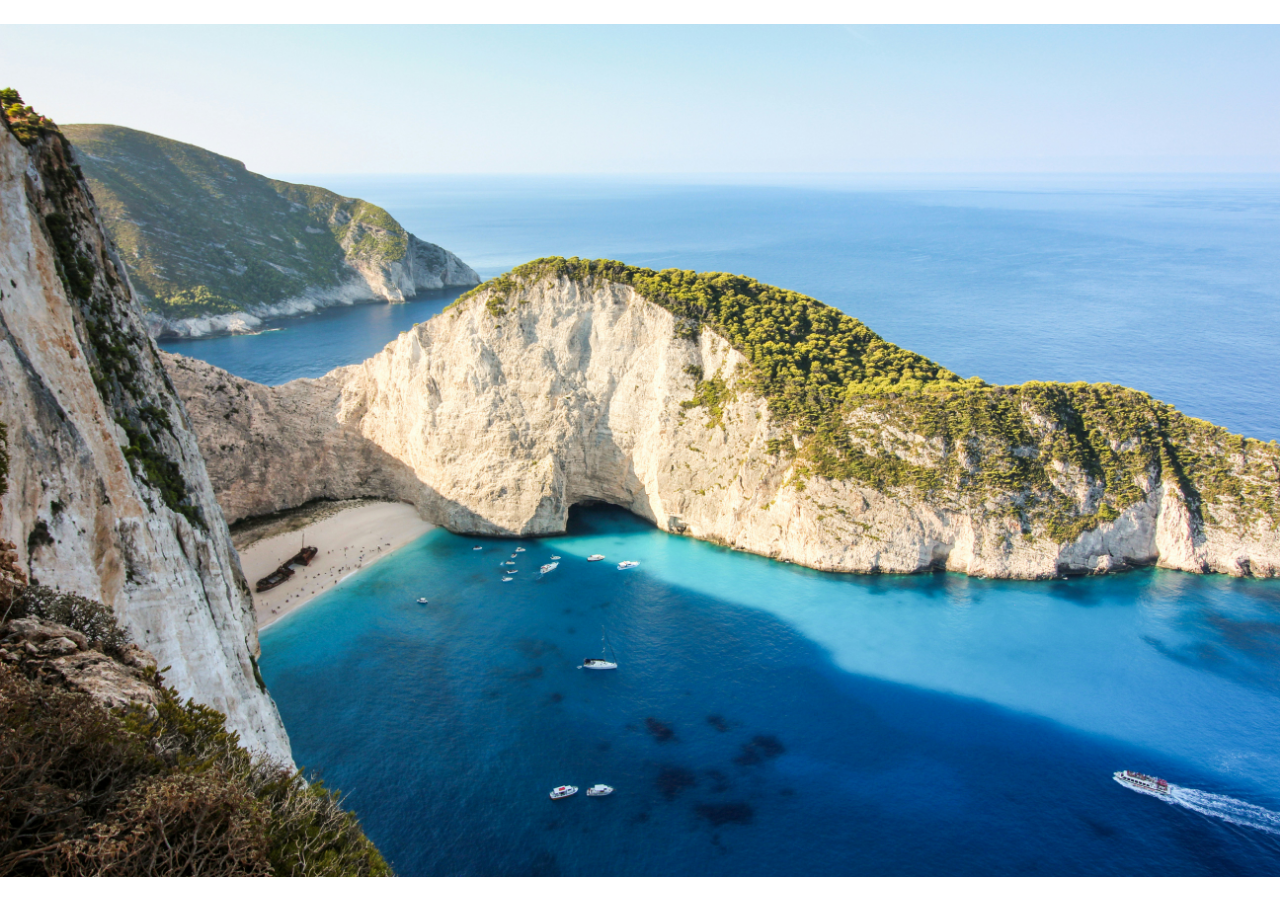
<file: wheater/index.html>
<!DOCTYPE html>
<html lang="en">

<head>
    <meta charset="UTF-8">
    <meta name="viewport" content="width=device-width, initial-scale=1.0">
    <title>Väder</title>
    <link rel="stylesheet" href="./style.css">
</head>

<body>
    <div id="wrapper"></div>
    <script src="./fetchHandler.js"></script>



</body>

</html>
</file>
<file: wheater/style.css>
* {
    margin: 0;
    padding: 0;
    box-sizing: border-box;
    z-index: 1;
}

#wrapper {
    height: 100vh;
    width: 100vw;
    display: flex;
    flex-direction: column;
    background-image: url(./images/ekaterina-boltaga-bFdC-dVtFT8-unsplash.jpg);
    background-position: center;
    background-repeat: no-repeat;
    background-size: contain;
}

#header {
    height: 10rem;
    width: 100%;
    display: flex;
    align-items: center;
    justify-content: center;
    background-color: rgba(173, 216, 230, 0.9);
}

#dateTime {
    position: absolute;
    top: 10px;
    right: 10px;
}

#main {
    height: 100%;
    width: 100%;
    display: flex;
    align-items: center;
    justify-content: center;
    opacity: 1;
}

#today {
    height: 500px;
    width: 350px;
    padding: 20px;
    display: flex;
    text-align: center;
    flex-direction: column;
    border: 1px solid black;
    background-color: rgba(70, 130, 180, 0.8);
}

#info {
    font-size: 1.4rem;
}

.video-background {
    position: fixed;
    top: 0;
    left: 0;
    width: 100%;
    height: 100%;
    overflow: hidden;
    z-index: -0.9;
}

.video-background video {
    position: absolute;
    top: 50%;
    left: 50%;
    min-width: 100%;
    min-height: 100%;
    width: auto;
    height: auto;
    transform: translate(-50%, -50%);
}
</file>
